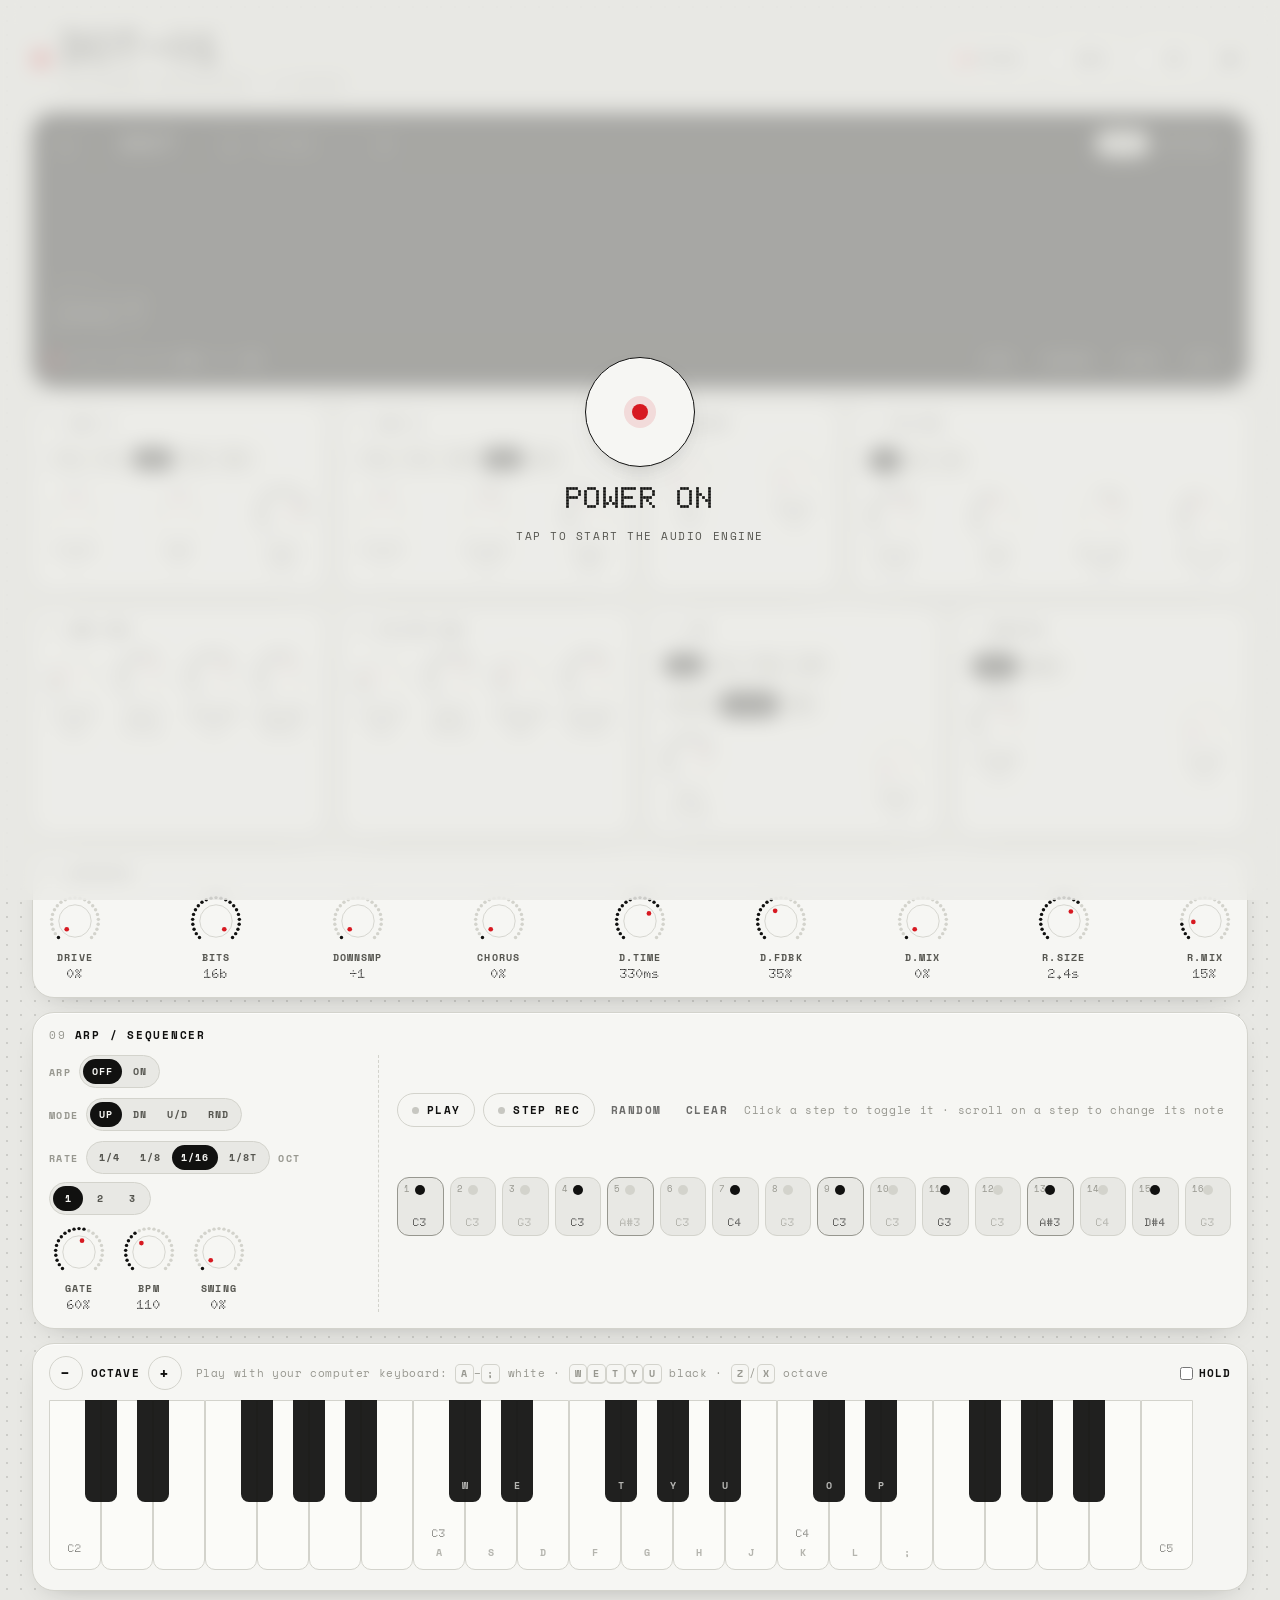
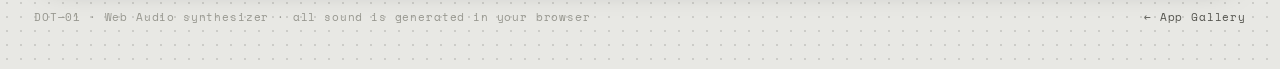
<file: public/index.html>
<!doctype html>
<html lang="en">
<head>
<meta charset="utf-8" />
<meta name="viewport" content="width=device-width, initial-scale=1, viewport-fit=cover" />
<title>DOT-01 Synthesizer</title>
<meta name="description" content="DOT-01: a retro dot-matrix polyphonic synthesizer in your browser. Two oscillators, filter, envelopes, LFO, effects, arpeggiator, step sequencer, MIDI and recording." />
<meta name="theme-color" content="#0a0a0a" />
<link rel="icon" href="data:image/svg+xml,%3Csvg xmlns='http://www.w3.org/2000/svg' viewBox='0 0 32 32'%3E%3Crect width='32' height='32' rx='8' fill='%23111'/%3E%3Cg fill='%23eee'%3E%3Ccircle cx='8' cy='16' r='2'/%3E%3Ccircle cx='12' cy='11' r='2'/%3E%3Ccircle cx='16' cy='16' r='2'/%3E%3Ccircle cx='20' cy='21' r='2'/%3E%3C/g%3E%3Ccircle cx='24' cy='16' r='2.6' fill='%23D71921'/%3E%3C/svg%3E" />
<link rel="preconnect" href="https://fonts.googleapis.com" />
<link rel="preconnect" href="https://fonts.gstatic.com" crossorigin />
<link href="https://fonts.googleapis.com/css2?family=Doto:wght@500;700;900&family=Space+Grotesk:wght@400;500;600&family=Space+Mono:wght@400;700&display=swap" rel="stylesheet" />
<script>try{if(sessionStorage.getItem('dot01:powered'))document.documentElement.classList.add('powered')}catch(e){}</script>
<link rel="stylesheet" href="style.css?v=4" />
</head>
<body>
<div class="app">
  <header class="top">
    <div class="brand">
      <span class="brand-dot" aria-hidden="true"></span>
      <div><h1 class="dotfont">DOT—01</h1><p class="mono sub">Polyphonic synthesizer · 8 voices</p></div>
    </div>
    <div class="top-actions">
      <a class="pill" href="studio.html" title="Make a whole song with the step-by-step guide" style="text-decoration:none"><span class="led rec on"></span><span>STUDIO</span></a>
      <button class="pill" id="midi-btn" title="Connect a MIDI keyboard"><span class="led" id="midi-led"></span><span>MIDI</span></button>
      <button class="pill" id="rec-btn" title="Record what you play and download it"><span class="led rec" id="rec-led"></span><span id="rec-label">REC</span></button>
      <button class="pill icon" id="theme-btn" aria-label="Toggle light / dark"><svg viewBox="0 0 24 24" width="16" height="16" fill="none" stroke="currentColor" stroke-width="2"><circle cx="12" cy="12" r="8"/><path d="M12 4a8 8 0 0 1 0 16Z" fill="currentColor"/></svg></button>
    </div>
  </header>

  <section class="screen card">
    <div class="screen-inner">
      <div class="screen-top mono">
        <button class="nav" id="prev-preset" aria-label="Previous preset">‹</button>
        <div class="preset-name" id="preset-name">INIT</div>
        <button class="nav" id="next-preset" aria-label="Next preset">›</button>
        <select id="preset-select" class="preset-select" aria-label="Choose preset"></select>
        <div class="grow"></div>
        <div class="seg small" id="viz-mode"><button data-v="scope" class="on">SCOPE</button><button data-v="spectrum">SPECTRUM</button></div>
      </div>
      <div class="screen-main">
        <canvas id="viz" aria-label="Oscilloscope"></canvas>
        <div class="readout" id="readout" aria-live="polite"><span class="r-label mono" id="r-label">READY</span><span class="r-val dotfont" id="r-val">—</span></div>
      </div>
      <div class="screen-bottom mono">
        <span><i class="led on"></i> VOICES <b id="voice-count">0</b></span>
        <span>BPM <b id="bpm-view">110</b></span>
        <span>OCT <b id="oct-view">C3</b></span>
        <span class="grow"></span>
        <button class="ghost-btn" id="save-preset">SAVE</button>
        <button class="ghost-btn" id="random-preset">RANDOM</button>
        <button class="ghost-btn" id="share-preset">SHARE</button>
        <button class="ghost-btn" id="init-preset">INIT</button>
      </div>
    </div>
  </section>

  <main class="rack" id="rack"></main>

  <section class="card seq-card" id="seq-card">
    <div class="seq-head">
      <div class="mod-title"><span class="idx mono">09</span>ARP / SEQUENCER</div>
      <div class="seq-controls" id="seq-controls"></div>
    </div>
    <div class="seq-body">
      <div class="arp" id="arp"></div>
      <div class="steps-wrap">
        <div class="btn-row">
          <button class="pill" id="seq-play"><span class="led" id="seq-led"></span><span id="seq-play-label">PLAY</span></button>
          <button class="pill" id="seq-rec" title="Step record: play notes to fill steps"><span class="led rec" id="seq-rec-led"></span>STEP REC</button>
          <button class="ghost-btn" id="seq-random">RANDOM</button>
          <button class="ghost-btn" id="seq-clear">CLEAR</button>
          <span class="hint mono" id="seq-hint">Click a step to toggle it</span>
        </div>
        <div class="steps" id="steps"></div>
      </div>
    </div>
  </section>

  <section class="card keys-card">
    <div class="keys-head mono">
      <div class="oct-ctl"><button class="pill icon" id="oct-down" aria-label="Octave down">−</button><span>OCTAVE</span><button class="pill icon" id="oct-up" aria-label="Octave up">+</button></div>
      <span class="hint">Play with your computer keyboard: <kbd>A</kbd>–<kbd>;</kbd> white · <kbd>W</kbd><kbd>E</kbd><kbd>T</kbd><kbd>Y</kbd><kbd>U</kbd> black · <kbd>Z</kbd>/<kbd>X</kbd> octave</span>
      <div class="grow"></div>
      <label class="mono hold"><input type="checkbox" id="hold"> HOLD</label>
    </div>
    <div class="keys-scroll"><div class="keys" id="keys"></div></div>
  </section>

  <footer class="foot mono">
    <span>DOT—01 · Web Audio synthesizer · all sound is generated in your browser</span>
    <a href="https://app-gallery.zichaoleng55.workers.dev/">← App Gallery</a>
  </footer>
</div>

<div class="power" id="power">
  <button class="power-btn" id="power-btn">
    <span class="power-ring" aria-hidden="true"></span>
    <span class="dotfont">POWER ON</span>
    <span class="mono">Tap to start the audio engine</span>
  </button>
</div>
<div class="toast mono" id="toast" role="status"></div>
<script src="app.js?v=3"></script>
</body>
</html>
</file>
<file: public/style.css>
/* DOT-01 — monochrome dot-matrix design with a single red accent */
:root {
  --bg: #e8e8e4; --panel: #f6f6f3; --ink: #111110; --ink2: #55554f; --mute: #97978f; --line: #d3d3cc; --line2: #e2e2dc;
  --dot: rgba(17, 17, 16, .13); --red: #d71921; --red-soft: rgba(215, 25, 33, .12);
  --screen: #0b0b0a; --screen-ink: #ecece6; --screen-dim: rgba(236, 236, 230, .16);
  --key-w: #fbfbf8; --key-b: #151514; --shadow: 0 1px 0 rgba(255, 255, 255, .7) inset, 0 10px 30px -18px rgba(0, 0, 0, .35);
  --dotfont: 'Doto', 'Space Mono', monospace; --mono: 'Space Mono', ui-monospace, monospace; --sans: 'Space Grotesk', system-ui, sans-serif;
  color-scheme: light;
}
@media (prefers-color-scheme: dark) {
  :root:not([data-theme="light"]) {
    --bg: #050505; --panel: #0f0f0e; --ink: #ecece6; --ink2: #a8a8a0; --mute: #66665f; --line: #262624; --line2: #1b1b1a;
    --dot: rgba(236, 236, 230, .075); --screen: #000; --key-w: #1c1c1a; --key-b: #ecece6; --shadow: 0 1px 0 rgba(255, 255, 255, .04) inset, 0 12px 30px -20px rgba(0, 0, 0, .9); color-scheme: dark;
  }
}
:root[data-theme="dark"] {
  --bg: #050505; --panel: #0f0f0e; --ink: #ecece6; --ink2: #a8a8a0; --mute: #66665f; --line: #262624; --line2: #1b1b1a;
  --dot: rgba(236, 236, 230, .075); --screen: #000; --key-w: #1c1c1a; --key-b: #ecece6; --shadow: 0 1px 0 rgba(255, 255, 255, .04) inset, 0 12px 30px -20px rgba(0, 0, 0, .9); color-scheme: dark;
}
* { box-sizing: border-box; margin: 0; }
html { -webkit-text-size-adjust: 100%; }
body {
  font-family: var(--sans); color: var(--ink); background-color: var(--bg);
  background-image: radial-gradient(var(--dot) 1.1px, transparent 1.3px); background-size: 14px 14px;
  min-height: 100vh; -webkit-font-smoothing: antialiased; transition: background-color .4s;
}
button { font: inherit; color: inherit; cursor: pointer; }
.dotfont { font-family: var(--dotfont); font-weight: 700; letter-spacing: .02em; }
.mono { font-family: var(--mono); }
.grow { flex: 1; }
.app { max-width: 1320px; margin: 0 auto; padding: 22px clamp(14px, 3vw, 32px) 40px; display: grid; gap: 14px; }

/* header */
.top { display: flex; align-items: center; justify-content: space-between; gap: 16px; padding: 4px 2px 6px; }
.brand { display: flex; align-items: center; gap: 14px; }
.brand h1 { font-size: clamp(30px, 4.4vw, 44px); line-height: 1; font-weight: 900; }
.brand .sub { font-size: 11px; letter-spacing: .14em; text-transform: uppercase; color: var(--ink2); margin-top: 6px; }
.brand-dot { width: 14px; height: 14px; border-radius: 50%; background: var(--red); box-shadow: 0 0 0 5px var(--red-soft); animation: breathe 3s ease-in-out infinite; }
@keyframes breathe { 50% { box-shadow: 0 0 0 9px transparent; } }
.top-actions { display: flex; gap: 8px; }

/* pills & buttons */
.pill { display: inline-flex; align-items: center; gap: 8px; height: 34px; padding: 0 14px; border-radius: 999px; border: 1px solid var(--line); background: var(--panel); font: 700 11px var(--mono); letter-spacing: .12em; transition: border-color .2s, transform .1s, background .2s; }
.pill:hover { border-color: var(--ink); } .pill:active { transform: scale(.96); }
a.pill { color: inherit; text-decoration: none; }
.pill.icon { width: 34px; padding: 0; justify-content: center; font-size: 16px; }
.pill.on { background: var(--ink); color: var(--panel); border-color: var(--ink); }
.ghost-btn { border: 0; background: none; font: 700 10.5px var(--mono); letter-spacing: .14em; color: var(--screen-ink); opacity: .6; padding: 6px 8px; border-radius: 8px; }
.ghost-btn:hover { opacity: 1; background: var(--screen-dim); }
.card:not(.screen) .ghost-btn { color: var(--ink); }
.card:not(.screen) .ghost-btn:hover { background: var(--line2); }
.led { width: 7px; height: 7px; border-radius: 50%; background: var(--mute); opacity: .5; display: inline-block; transition: background .15s, box-shadow .15s, opacity .15s; }
.led.on { background: var(--ink); opacity: 1; }
.led.rec.on, .led.hot { background: var(--red); opacity: 1; box-shadow: 0 0 8px var(--red); }
.pill.on .led.on { background: var(--panel); }
.pill.on .led.rec.on { background: var(--red); }
kbd { font: 700 10px var(--mono); border: 1px solid var(--line); border-bottom-width: 2px; border-radius: 5px; padding: 1px 5px; background: var(--panel); }

/* cards */
.card { background: var(--panel); border: 1px solid var(--line); border-radius: 22px; box-shadow: var(--shadow); }

/* screen */
.screen { background: var(--screen); border-color: #000; color: var(--screen-ink); overflow: hidden; position: relative; }
.screen::after { content: ""; position: absolute; inset: 0; pointer-events: none; background: repeating-linear-gradient(0deg, rgba(255, 255, 255, .03) 0 1px, transparent 1px 3px); }
.screen-inner { padding: 14px 18px 12px; display: grid; gap: 8px; }
.screen-top, .screen-bottom { display: flex; align-items: center; gap: 10px; font-size: 11px; letter-spacing: .12em; }
.screen-bottom { color: rgba(236, 236, 230, .6); flex-wrap: wrap; row-gap: 4px; }
.screen-bottom b { color: var(--screen-ink); font-weight: 700; }
.screen-bottom .led.on { background: var(--red); box-shadow: 0 0 6px var(--red); }
.nav { width: 28px; height: 28px; border-radius: 50%; border: 1px solid rgba(236, 236, 230, .25); background: none; color: var(--screen-ink); font-size: 18px; line-height: 1; }
.nav:hover { border-color: var(--screen-ink); }
.preset-name { font: 900 22px var(--dotfont); letter-spacing: .06em; min-width: 9ch; text-align: center; white-space: nowrap; overflow: hidden; text-overflow: ellipsis; max-width: 42vw; }
.preset-select { background: transparent; color: rgba(236, 236, 230, .7); border: 1px solid rgba(236, 236, 230, .2); border-radius: 8px; font: 11px var(--mono); padding: 4px 6px; max-width: 150px; }
.preset-select option { color: #111; }
.screen-main { position: relative; height: 170px; }
#viz { width: 100%; height: 100%; display: block; }
.readout { position: absolute; left: 0; bottom: 4px; display: flex; flex-direction: column; gap: 2px; pointer-events: none; transition: opacity .4s; }
.readout.dim { opacity: .35; }
.r-label { font-size: 10.5px; letter-spacing: .18em; color: rgba(236, 236, 230, .6); }
.r-val { font-size: 40px; line-height: 1; font-weight: 900; }

/* segmented */
.seg { display: inline-flex; padding: 3px; border-radius: 999px; border: 1px solid var(--line); background: var(--bg); gap: 2px; }
.seg button { border: 0; background: none; border-radius: 999px; padding: 5px 9px; font: 700 10px var(--mono); letter-spacing: .1em; color: var(--ink2); display: inline-flex; align-items: center; justify-content: center; min-width: 30px; }
.seg button.on { background: var(--ink); color: var(--panel); }
.seg button svg { width: 22px; height: 12px; }
.screen .seg { background: transparent; border-color: rgba(236, 236, 230, .2); }
.screen .seg button { color: rgba(236, 236, 230, .6); }
.screen .seg button.on { background: var(--screen-ink); color: #000; }

/* rack */
.rack { display: grid; grid-template-columns: repeat(12, minmax(0, 1fr)); gap: 14px; }
.mod { grid-column: span var(--span, 3); padding: 14px 12px 16px; display: flex; flex-direction: column; gap: 12px; min-width: 0; }
@media (max-width: 1100px) { .rack { grid-template-columns: repeat(6, minmax(0, 1fr)); } .mod { grid-column: span var(--span-md, 3); } }
@media (max-width: 640px) { .rack { grid-template-columns: 1fr; } .mod { grid-column: auto; } }
.mod-title { display: flex; align-items: center; gap: 8px; font: 700 11px var(--mono); letter-spacing: .16em; }
.mod-title .idx { color: var(--mute); font-weight: 400; }
.mod-title .grow + * { margin-left: auto; }
.mod-row { display: flex; flex-wrap: wrap; gap: 6px 2px; justify-content: space-between; }
.mod-segs { display: flex; flex-wrap: wrap; gap: 8px; align-items: center; }
.mod-segs .lbl { font: 700 9.5px var(--mono); letter-spacing: .14em; color: var(--mute); }

/* knob */
.knob { width: 60px; display: flex; flex-direction: column; align-items: center; gap: 2px; outline: none; user-select: none; -webkit-user-select: none; touch-action: none; cursor: ns-resize; }
.knob svg { width: 54px; height: 54px; overflow: visible; }
.knob .ring circle { fill: var(--line); transition: fill .08s; }
.knob .ring circle.lit { fill: var(--ink); }
.knob .cap { fill: var(--panel); stroke: var(--line); stroke-width: 1; }
.knob .ind { fill: var(--red); }
.knob:focus-visible .cap { stroke: var(--ink); stroke-width: 1.6; }
.knob.active .cap { stroke: var(--red); }
.k-label { font: 700 9.5px var(--mono); letter-spacing: .12em; color: var(--ink2); text-align: center; white-space: nowrap; }
.k-val { font: 700 13px var(--dotfont); color: var(--ink); min-height: 15px; }

/* toggles */
.tog { display: inline-flex; align-items: center; gap: 7px; font: 700 10px var(--mono); letter-spacing: .12em; padding: 6px 11px; border-radius: 999px; border: 1px solid var(--line); background: var(--bg); }
.tog.on { border-color: var(--ink); }
.tog.on .led { background: var(--red); opacity: 1; box-shadow: 0 0 6px var(--red); }

/* sequencer */
.seq-card { padding: 14px 16px 16px; display: grid; gap: 12px; }
.seq-head { display: flex; align-items: center; gap: 14px; flex-wrap: wrap; }
.seq-controls { display: flex; gap: 6px; margin-left: auto; }
.seq-body { display: grid; grid-template-columns: minmax(0, 330px) minmax(0, 1fr); gap: 18px; }
@media (max-width: 900px) { .seq-body { grid-template-columns: 1fr; } }
.arp { display: grid; gap: 10px; align-content: start; padding-right: 18px; border-right: 1px dashed var(--line); }
@media (max-width: 900px) { .arp { border-right: 0; padding-right: 0; padding-bottom: 14px; border-bottom: 1px dashed var(--line); } }
.steps-wrap { display: grid; gap: 12px; min-width: 0; }
.btn-row { display: flex; align-items: center; gap: 8px; flex-wrap: wrap; }
.hint { font-size: 10.5px; color: var(--mute); letter-spacing: .06em; }
.steps { display: grid; grid-template-columns: repeat(16, minmax(0, 1fr)); gap: 6px; }
@media (max-width: 700px) { .steps { grid-template-columns: repeat(8, minmax(0, 1fr)); } }
.step { aspect-ratio: .8; border-radius: 12px; border: 1px solid var(--line); background: var(--bg); display: flex; flex-direction: column; align-items: center; justify-content: space-between; padding: 7px 2px 6px; position: relative; transition: border-color .15s, background .15s; }
.step:nth-child(4n+1) { border-color: var(--mute); }
.step .sd { width: 10px; height: 10px; border-radius: 50%; background: var(--line); transition: background .1s, box-shadow .1s; }
.step.on .sd { background: var(--ink); }
.step.play { background: var(--line2); }
.step.play.on .sd { background: var(--red); box-shadow: 0 0 10px var(--red); }
.step .sn { font: 700 11px var(--dotfont); color: var(--mute); }
.step.on .sn { color: var(--ink); }
.step.cursor { outline: 2px solid var(--red); outline-offset: 1px; }
.step .si { position: absolute; top: 4px; left: 6px; font: 9px var(--mono); color: var(--mute); }

/* keyboard */
.keys-card { padding: 12px 16px 16px; display: grid; gap: 10px; }
.keys-head { display: flex; align-items: center; gap: 14px; flex-wrap: wrap; font-size: 11px; letter-spacing: .1em; }
.oct-ctl { display: inline-flex; align-items: center; gap: 8px; font-weight: 700; }
.hold { display: inline-flex; align-items: center; gap: 6px; font-weight: 700; cursor: pointer; }
.hold input { accent-color: var(--red); }
.keys-scroll { overflow-x: auto; padding-bottom: 4px; -webkit-overflow-scrolling: touch; }
.keys { position: relative; height: 170px; min-width: 100%; touch-action: none; user-select: none; -webkit-user-select: none; }
.key { position: absolute; top: 0; border-radius: 0 0 10px 10px; display: flex; flex-direction: column; justify-content: flex-end; align-items: center; padding-bottom: 9px; gap: 5px; font: 700 10px var(--mono); transition: background .06s; }
.key.w { height: 100%; background: var(--key-w); border: 1px solid var(--line); color: var(--mute); z-index: 1; }
.key.b { height: 60%; background: var(--key-b); color: var(--panel); z-index: 2; border-radius: 0 0 8px 8px; opacity: .95; }
.key .kd { width: 7px; height: 7px; border-radius: 50%; background: transparent; }
.key.down .kd { background: var(--red); box-shadow: 0 0 8px var(--red); }
.key.w.down { background: var(--line2); }
.key.b.down { opacity: .8; }
.key .kl { opacity: .7; } .key .kn { font-family: var(--dotfont); font-size: 11px; color: var(--ink2); }

.foot { display: flex; justify-content: space-between; flex-wrap: wrap; gap: 8px; font-size: 10.5px; color: var(--mute); letter-spacing: .08em; padding: 4px 2px; }
.foot a { color: var(--ink2); text-decoration: none; } .foot a:hover { color: var(--red); }

/* power overlay */
.power { position: fixed; inset: 0; z-index: 50; display: grid; place-items: center; background: color-mix(in srgb, var(--bg) 70%, transparent); backdrop-filter: blur(10px); -webkit-backdrop-filter: blur(10px); transition: opacity .5s; }
.power.off { opacity: 0; pointer-events: none; }
.powered .power { display: none; }
.power-btn { display: grid; justify-items: center; gap: 12px; border: 0; background: none; }
.power-btn .dotfont { font-size: 30px; font-weight: 900; }
.power-btn .mono { font-size: 11px; letter-spacing: .14em; color: var(--ink2); text-transform: uppercase; }
.power-ring { width: 110px; height: 110px; border-radius: 50%; border: 1.5px solid var(--ink); position: relative; background: var(--panel); box-shadow: var(--shadow); }
.power-ring::after { content: ""; position: absolute; left: 50%; top: 50%; width: 16px; height: 16px; margin: -8px; border-radius: 50%; background: var(--red); box-shadow: 0 0 0 8px var(--red-soft); animation: breathe 2.4s ease-in-out infinite; }
.power-btn:hover .power-ring { transform: scale(1.04); } .power-ring { transition: transform .3s; }

.toast { position: fixed; left: 50%; bottom: 22px; transform: translate(-50%, 20px); opacity: 0; background: var(--ink); color: var(--panel); font-size: 11px; letter-spacing: .1em; padding: 10px 16px; border-radius: 999px; transition: opacity .3s, transform .3s; z-index: 60; pointer-events: none; }
.toast.show { opacity: 1; transform: translate(-50%, 0); }
@media (prefers-reduced-motion: reduce) { *, *::before, *::after { animation: none !important; transition: none !important; } }
@media (max-width: 640px) { .top-actions .pill span:not(.led) { display: none; } .top-actions .pill { width: 34px; padding: 0; justify-content: center; } .preset-select { display: none; } .r-val { font-size: 30px; } .screen-main { height: 140px; } }
</file>
